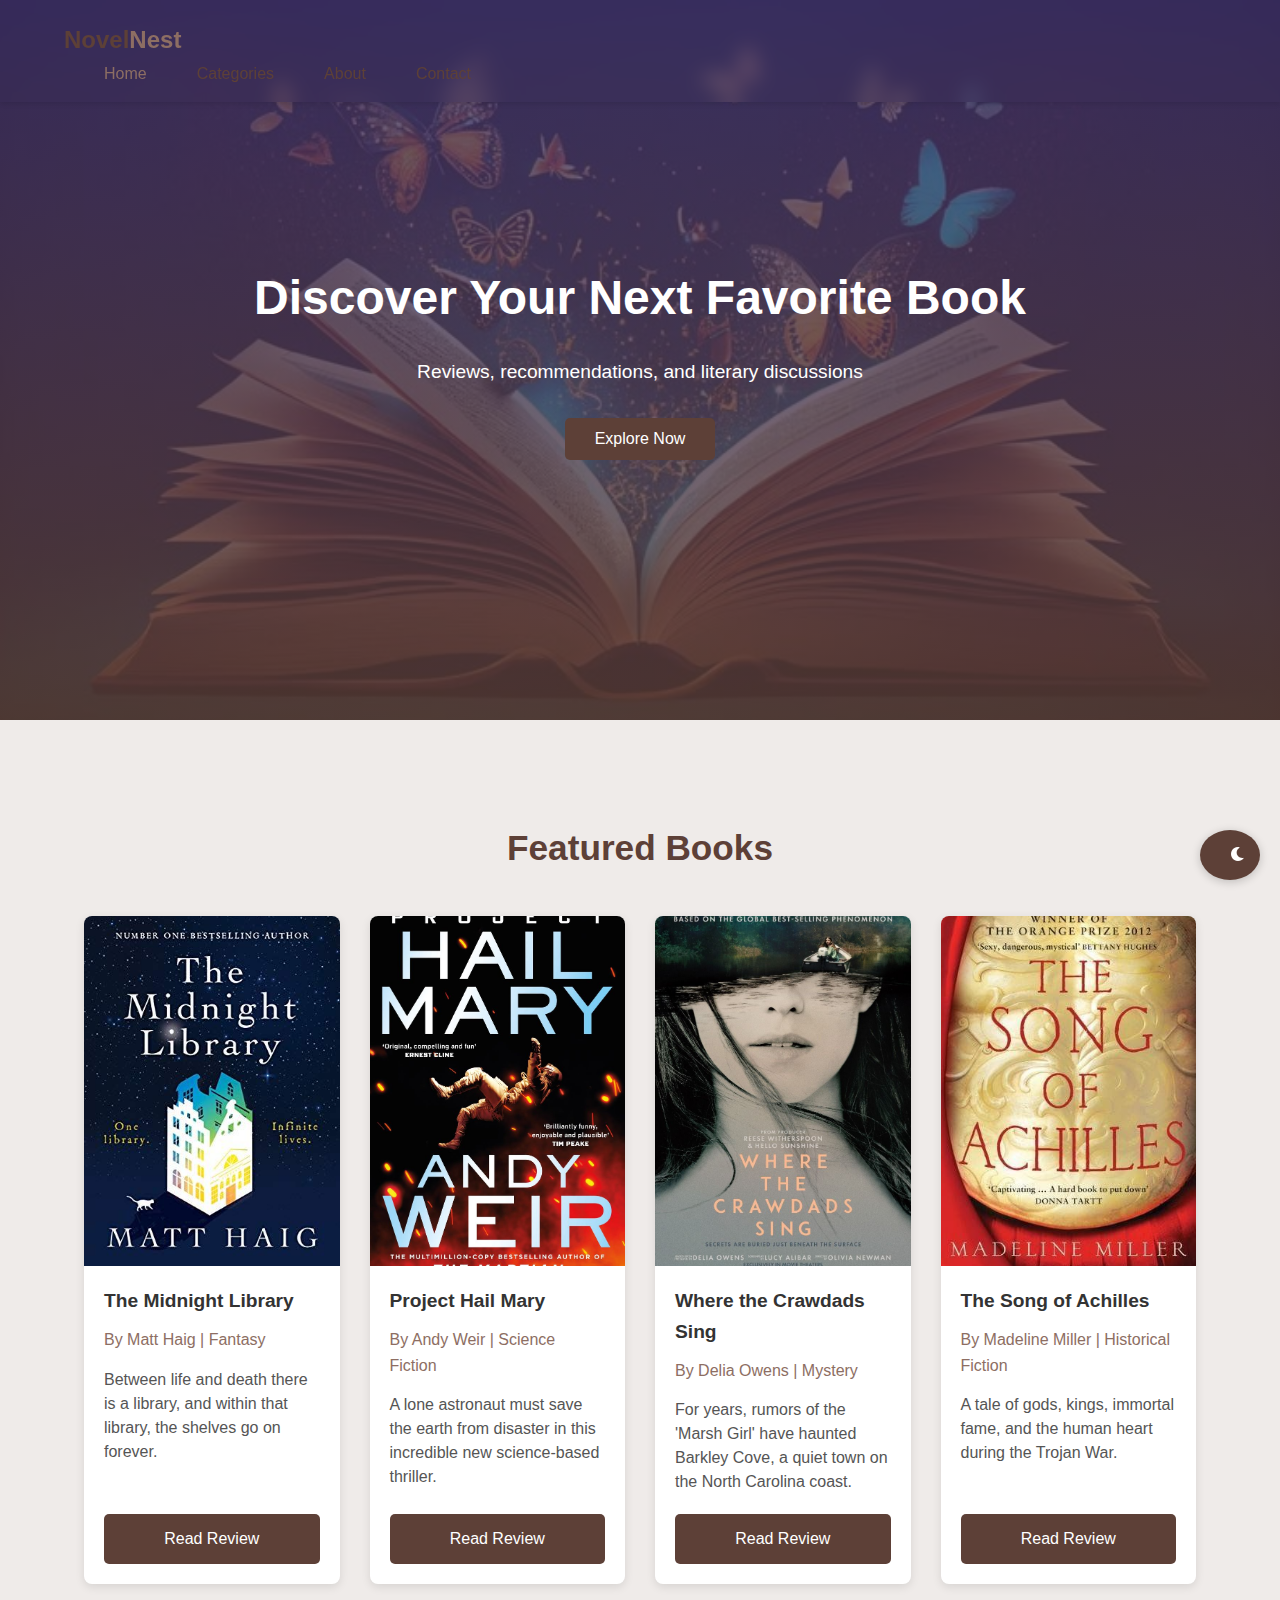
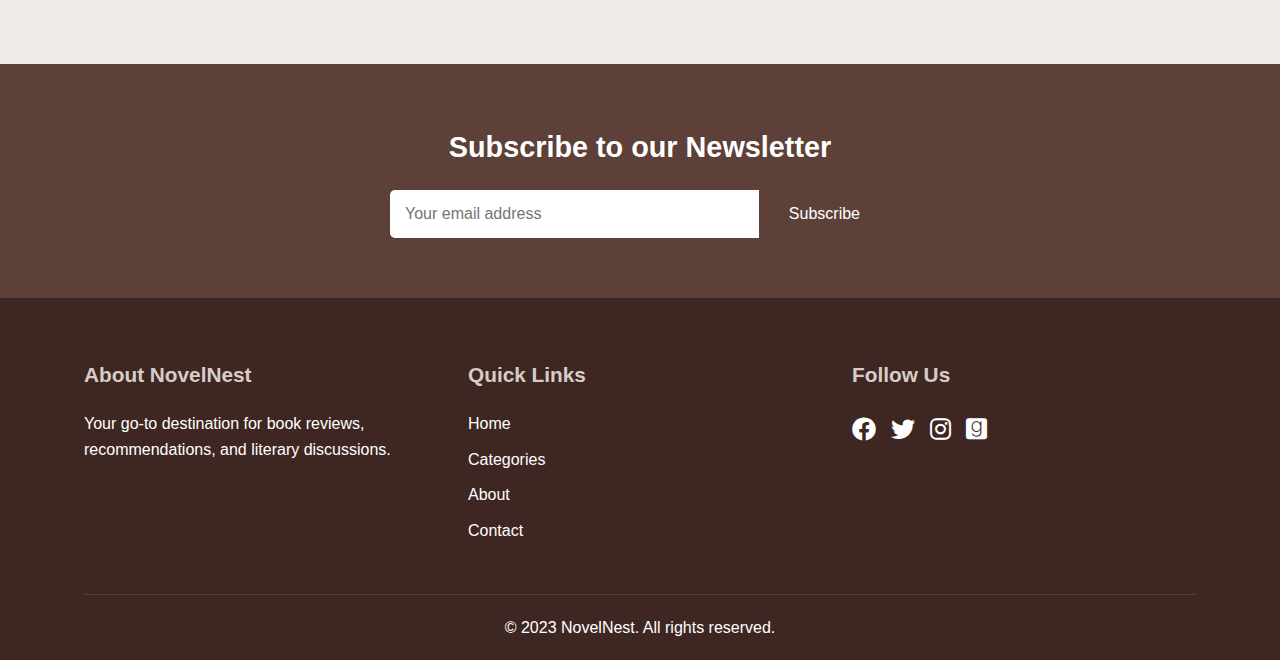
<file: index.html>
<!DOCTYPE html>
<html lang="en">
<head>
    <meta charset="UTF-8">
    <meta name="viewport" content="width=device-width, initial-scale=1.0">
    <title>NovelNest - Your Book Haven</title>
    <link rel="stylesheet" href="styles.css">
    <link rel="stylesheet" href="https://cdnjs.cloudflare.com/ajax/libs/font-awesome/6.0.0-beta3/css/all.min.css">
</head>
<body>
<header>
    <div class="container">
        <a href="index.html" class="logo">  
            <h1>Novel<span>Nest</span></h1>
        </a>
        <nav>
            <ul>
                <li><a href="index.html" class="active">Home</a></li>
                <li><a href="categories.html">Categories</a></li>
                <li><a href="about.html">About</a></li>
                <li><a href="contact.html">Contact</a></li>
            </ul>
            <div class="hamburger">
                <span></span>
                <span></span>
                <span></span>
            </div>
        </nav>
    </div>
</header>

    <section class="hero" >
        <div class="container">
            <h2>Discover Your Next Favorite Book</h2>
            <p>Reviews, recommendations, and literary discussions</p>
            <button id="exploreBtn">Explore Now</button>
        </div>
    </section>

    <section class="featured">
        <div class="container">
            <h2>Featured Books</h2>
            <div class="book-grid" id="featuredBooks">               
            </div>
        </div>
    </section>

    <section class="newsletter">
        <div class="container">
            <h3>Subscribe to our Newsletter</h3>
            <form id="newsletterForm">
                <input type="email" placeholder="Your email address" required>
                <button type="submit">Subscribe</button>
            </form>
        </div>
    </section>

    <footer>
        <div class="container">
            <div class="footer-content">
                <div class="footer-section about">
                    <h3>About NovelNest</h3>
                    <p>Your go-to destination for book reviews, recommendations, and literary discussions.</p>
                </div>
                <div class="footer-section links">
                    <h3>Quick Links</h3>
                    <ul>
                        <li><a href="index.html">Home</a></li>
                        <li><a href="categories.html">Categories</a></li>
                        <li><a href="about.html">About</a></li>
                        <li><a href="contact.html">Contact</a></li>
                    </ul>
                </div>
                <div class="footer-section social">
                    <h3>Follow Us</h3>
                    <div class="social-icons">
                        <a href="#"><i class="fab fa-facebook"></i></a>
                        <a href="#"><i class="fab fa-twitter"></i></a>
                        <a href="#"><i class="fab fa-instagram"></i></a>
                        <a href="#"><i class="fab fa-goodreads"></i></a>
                    </div>
                </div>
            </div>
            <div class="footer-bottom">
                <p>&copy; 2023 NovelNest. All rights reserved.</p>
            </div>
        </div>
    </footer>

    <script src="script.js"></script>
    <script src="dark-mode.js"></script>
</body>
</html>
</file>
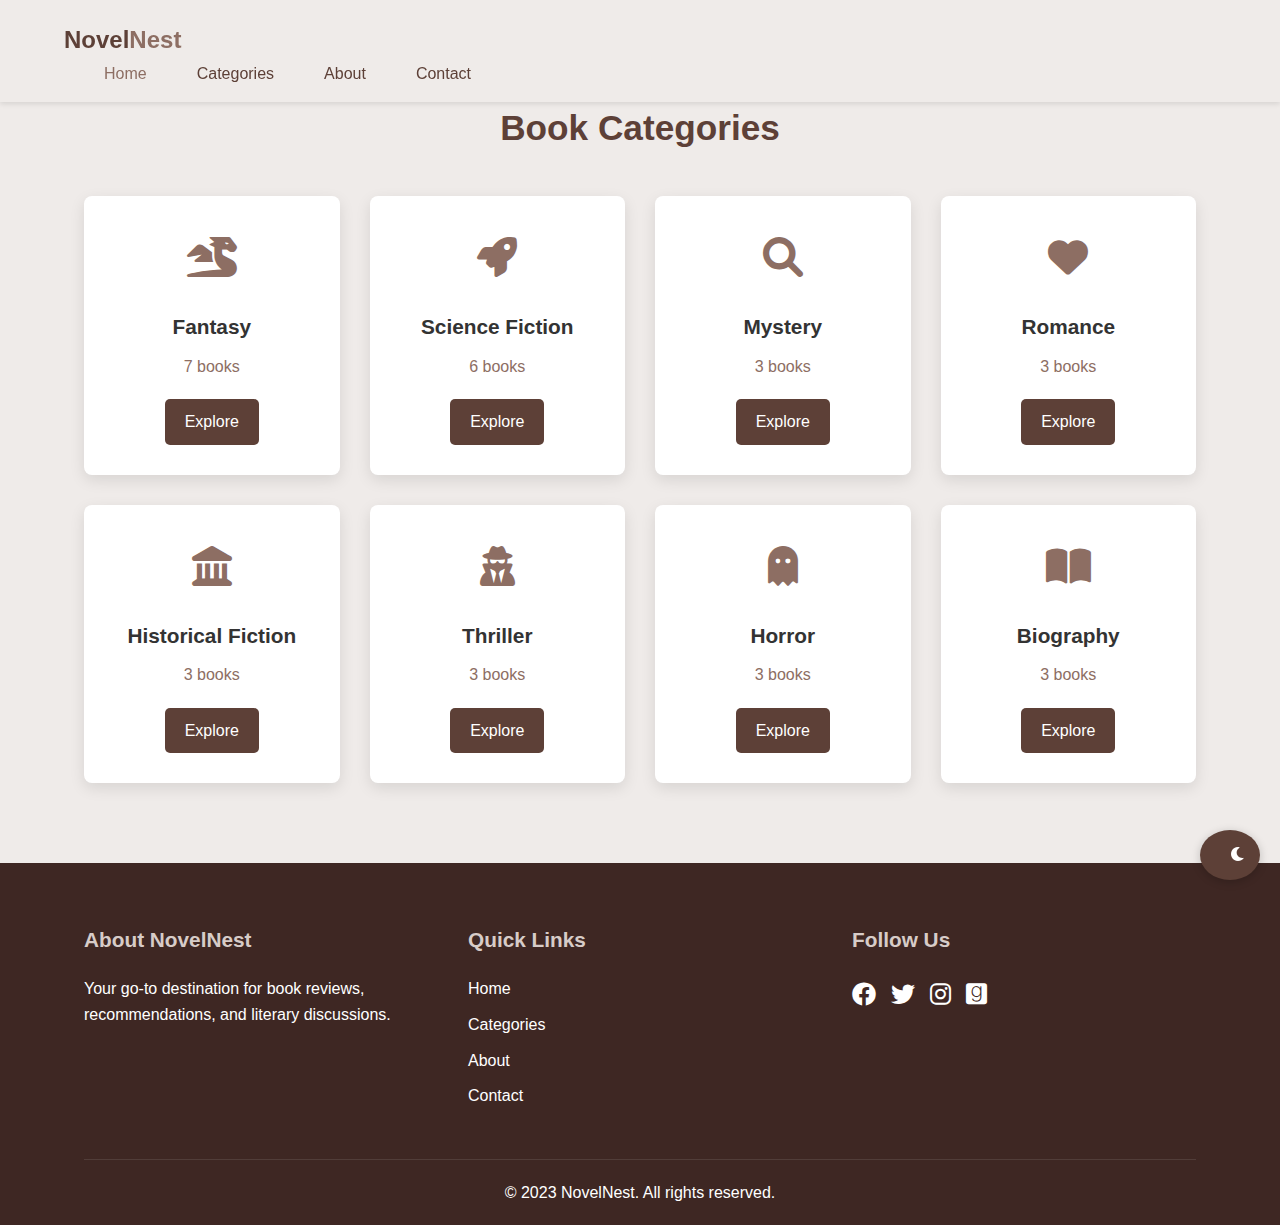
<file: categories.html>
<!DOCTYPE html>
<html lang="en">
<head>
    <meta charset="UTF-8">
    <meta name="viewport" content="width=device-width, initial-scale=1.0">
    <title>NovelNest - Your Book Haven</title>
    <link rel="stylesheet" href="styles.css">
    <link rel="stylesheet" href="https://cdnjs.cloudflare.com/ajax/libs/font-awesome/6.0.0-beta3/css/all.min.css">
</head>
<body>
    <header>
    <div class="container">
        <a href="index.html" class="logo">  
            <h1>Novel<span>Nest</span></h1>
        </a>
        <nav>
            <ul>
                <li><a href="index.html" class="active">Home</a></li>
                <li><a href="categories.html">Categories</a></li>
                <li><a href="about.html">About</a></li>
                <li><a href="contact.html">Contact</a></li>
            </ul>
            <div class="hamburger">
                <span></span>
                <span></span>
                <span></span>
            </div>
        </nav>
    </div>
</header>

    <section class="categories">
        <div class="container">
            <h2>Book Categories</h2>
            <div class="category-grid" id="categoryGrid">
            </div>
        </div>
    </section>

    <footer>
        <div class="container">
            <div class="footer-content">
                <div class="footer-section about">
                    <h3>About NovelNest</h3>
                    <p>Your go-to destination for book reviews, recommendations, and literary discussions.</p>
                </div>
                <div class="footer-section links">
                    <h3>Quick Links</h3>
                    <ul>
                        <li><a href="index.html">Home</a></li>
                        <li><a href="categories.html">Categories</a></li>
                        <li><a href="about.html">About</a></li>
                        <li><a href="contact.html">Contact</a></li>
                    </ul>
                </div>
                <div class="footer-section social">
                    <h3>Follow Us</h3>
                    <div class="social-icons">
                        <a href="#"><i class="fab fa-facebook"></i></a>
                        <a href="#"><i class="fab fa-twitter"></i></a>
                        <a href="#"><i class="fab fa-instagram"></i></a>
                        <a href="#"><i class="fab fa-goodreads"></i></a>
                    </div>
                </div>
            </div>
            <div class="footer-bottom">
                <p>&copy; 2023 NovelNest. All rights reserved.</p>
            </div>
        </div>
    </footer>

    <script src="script.js"></script>
    <script>
        // Load categories
        document.addEventListener('DOMContentLoaded', function() {
            const categories = [
                { name: "Fantasy", count: 7, icon: "fa-dragon", id: "fantasy" },
                { name: "Science Fiction", count: 6, icon: "fa-rocket", id: "sci-fi" },
                { name: "Mystery", count: 3, icon: "fa-search", id: "mystery" },
                { name: "Romance", count: 3, icon: "fa-heart", id: "romance" },
                { name: "Historical Fiction", count: 3, icon: "fa-landmark", id: "historical" },
                { name: "Thriller", count: 3, icon: "fa-user-secret", id: "thriller" },
                { name: "Horror", count: 3, icon: "fa-ghost", id: "horror" },
                { name: "Biography", count: 3, icon: "fa-book-open", id: "biography" }
            ];
    
            const categoryGrid = document.getElementById('categoryGrid');
            
            categories.forEach(category => {
                const categoryCard = document.createElement('div');
                categoryCard.className = 'category-card';
                categoryCard.innerHTML = `
                    <div class="category-icon">
                        <i class="fas ${category.icon}"></i>
                    </div>
                    <h3>${category.name}</h3>
                    <p>${category.count} books</p>
                    <a href="categorybooks.html?category=${category.id}" class="btn">Explore</a>
                `;
                categoryGrid.appendChild(categoryCard);
            });
    
            // Add mobile menu functionality
            const hamburger = document.querySelector('.hamburger');
            const navMenu = document.querySelector('nav ul');
    
            hamburger.addEventListener('click', function() {
                this.classList.toggle('active');
                navMenu.classList.toggle('active');
            });
    
            document.querySelectorAll('nav ul li a').forEach(link => {
                link.addEventListener('click', () => {
                    hamburger.classList.remove('active');
                    navMenu.classList.remove('active');
                });
            });
        });
    </script>
    <script src="dark-mode.js"></script>
</body>
</html>
</file>
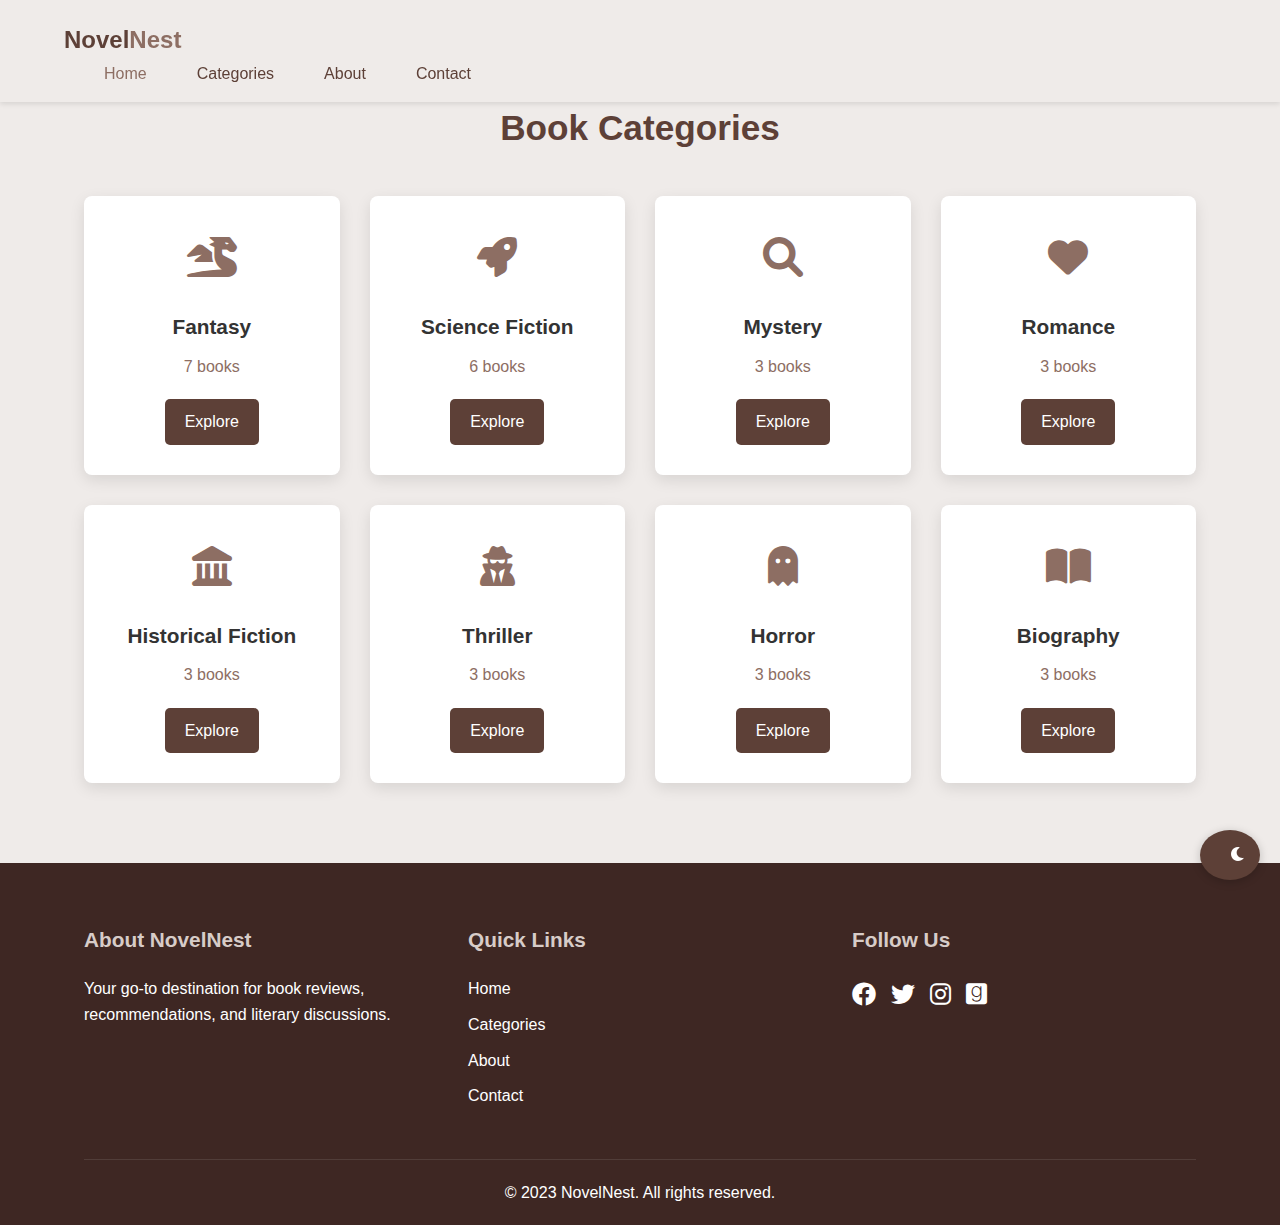
<file: categorybooks.html>
<!DOCTYPE html>
<html lang="en">
<head>
    <meta charset="UTF-8">
    <meta name="viewport" content="width=device-width, initial-scale=1.0">
    <title>NovelNest - Your Book Haven</title>
    <link rel="stylesheet" href="styles.css">
    <link rel="stylesheet" href="https://cdnjs.cloudflare.com/ajax/libs/font-awesome/6.0.0-beta3/css/all.min.css">
</head>
<body>
    <header>
    <div class="container">
        <a href="index.html" class="logo">  
            <h1>Novel<span>Nest</span></h1>
        </a>
        <nav>
            <ul>
                <li><a href="index.html" class="active">Home</a></li>
                <li><a href="categories.html">Categories</a></li>
                <li><a href="about.html">About</a></li>
                <li><a href="contact.html">Contact</a></li>
            </ul>
            <div class="hamburger">
                <span></span>
                <span></span>
                <span></span>
            </div>
        </nav>
    </div>
</header>

    <section class="category-books">
        <div class="container">
            <h2 id="category-title">Category Books</h2>
            <div class="category-quote" id="categoryQuote">
                <blockquote>
                    <p id="quote-text">Default quote about books</p>
                    <footer id="quote-author">— NovelNest Team</footer>
                </blockquote>
            </div>
    
            <div class="books-grid" id="booksGrid">
            </div>
        </div>
    </section>

    <footer>
        <div class="container">
            <div class="footer-content">
                <div class="footer-section about">
                    <h3>About NovelNest</h3>
                    <p>Your go-to destination for book reviews, recommendations, and literary discussions.</p>
                </div>
                <div class="footer-section links">
                    <h3>Quick Links</h3>
                    <ul>
                        <li><a href="index.html">Home</a></li>
                        <li><a href="categories.html">Categories</a></li>
                        <li><a href="about.html">About</a></li>
                        <li><a href="contact.html">Contact</a></li>
                    </ul>
                </div>
                <div class="footer-section social">
                    <h3>Follow Us</h3>
                    <div class="social-icons">
                        <a href="#"><i class="fab fa-facebook"></i></a>
                        <a href="#"><i class="fab fa-twitter"></i></a>
                        <a href="#"><i class="fab fa-instagram"></i></a>
                        <a href="#"><i class="fab fa-goodreads"></i></a>
                    </div>
                </div>
            </div>
            <div class="footer-bottom">
                <p>&copy; 2023 NovelNest. All rights reserved.</p>
            </div>
        </div>
    </footer>

    <script src="categorybooks.js"></script>
    <script src="dark-mode.js"></script>
</body>
</html>
</file>
<file: styles.css>
/* Global Styles */
:root {
    --primary-color: #5d4037;
    --secondary-color: #8d6e63;
    --accent-color: #d7ccc8;
    --light-color: #efebe9;
    --dark-color: #3e2723;
    --text-color: #333;
    --white: #fff;
}

* {
    margin: 0;
    padding: 0;
    box-sizing: border-box;
}

body {
    font-family: 'Segoe UI', Tahoma, Geneva, Verdana, sans-serif;
    line-height: 1.6;
    color: var(--text-color);
    background-color: var(--light-color);
}

.container {
    width: 90%;
    max-width: 1200px;
    margin: 0 auto;
    padding: 0 20px;
}

a {
    text-decoration: none;
    color: var(--primary-color);
}

ul {
    list-style: none;
}

/* Header Styles */
header {
    background-color: var(--white);
    box-shadow: 0 2px 5px rgba(0, 0, 0, 0.1);
    position: fixed;
    width: 100%;
    z-index: 1000;
    padding: 5px 0;
    top: 0;
    left: 0;
    backdrop-filter: blur(10px);
    background-color: rgba(255, 255, 255, 0);
    will-change: background-color;
    margin: 0;
}

header .container {
    padding: 10px 0; /
}


.logo {
    font-size: 1.8rem;
    font-weight: 700;
    color: var(--primary-color);
}

.logo h1 {
    margin: 0;             
    display: inline-block;
    font-size: 1.5rem;
}

.logo span {
    color: var(--secondary-color);
}

.logo:hover {
  color: #ff6600; 
}

nav {
    display: flex;
    justify-content: space-between;
    align-items: center;
}

nav ul {
    display: flex;
}

nav ul li {
    margin-left: 30px;
}

nav ul li a {
    font-weight: 500;
    transition: color 0.3s;
    padding: 4px 10px;
}

nav ul li a:hover, nav ul li a.active {
    color: var(--secondary-color);
}

.hamburger {
    display: none;
    cursor: pointer;
}

.hamburger span {
    display: block;
    width: 25px;
    height: 3px;
    background-color: var(--primary-color);
    margin: 5px 0;
    transition: all 0.3s ease;
}

html {
    scroll-padding-top: 80px; 
}

/* Fallback for older browsers */
:target::before {
    content: "";
    display: block;
    height: 80px; 
    margin-top: -80px; 
    visibility: hidden;
}

/* Hero Section */
.hero {
    background: 
        linear-gradient(rgba(65, 51, 109, 0.8), rgba(93, 64, 55, 0.8)),
        url('Images/butterflies.jpeg') no-repeat center center/cover;
    height: 80vh;
    min-height: 400px;
    display: flex;
    align-items: center;
    justify-content: center;
    text-align: center;
    color: var(--white);
    padding: 0 20px; 
    position: relative;
    overflow: hidden; 
}

.hero h2 {
    font-size: 3rem;
    margin-bottom: 20px;
}

.hero p {
    font-size: 1.2rem;
    margin-bottom: 30px;
}

button, .btn {
    display: inline-block;
    background-color: var(--primary-color);
    color: var(--white);
    padding: 12px 30px;
    border: none;
    border-radius: 5px;
    cursor: pointer;
    font-size: 1rem;
    transition: background-color 0.3s;
}

button:hover, .btn:hover {
    background-color: var(--secondary-color);
}

/* Featured Books */
.featured {
    padding: 80px 0;
}

.featured h2 {
    text-align: center;
    margin-bottom: 40px;
    font-size: 2.2rem;
    color: var(--primary-color);
}

.book-grid {
    display: grid;
    grid-template-columns: repeat(auto-fill, minmax(250px, 1fr));
    gap: 30px;
}

.book-card {
    background-color: var(--white);
    border-radius: 8px;
    overflow: hidden;
    box-shadow: 0 5px 15px rgba(0, 0, 0, 0.1);
    transition: transform 0.3s;
}

.book-card:hover {
    transform: translateY(-10px);
}

.book-img {
    height: 350px;
    overflow: hidden;
}

.book-img img {
    width: 100%;
    height: 100%;
    object-fit: cover;
    transition: transform 0.5s;
}

.book-card:hover .book-img img {
    transform: scale(1.05);
}

.book-info {
    padding: 20px;
}

.book-info h3 {
    margin-bottom: 10px;
    font-size: 1.2rem;
}

.book-info p {
    color: var(--secondary-color);
    margin-bottom: 15px;
}

.book-info .btn {
    width: 100%;
    text-align: center;
}

/* Newsletter */
.newsletter {
    background-color: var(--primary-color);
    color: var(--white);
    padding: 60px 0;
    text-align: center;
}

.newsletter h3 {
    font-size: 1.8rem;
    margin-bottom: 20px;
}

.newsletter form {
    display: flex;
    max-width: 500px;
    margin: 0 auto;
}

.newsletter input {
    flex: 1;
    padding: 15px;
    border: none;
    border-radius: 5px 0 0 5px;
    font-size: 1rem;
}

.newsletter button {
    border-radius: 0 5px 5px 0;
}

/* Footer */
footer {
    background-color: var(--dark-color);
    color: var(--white);
    padding: 60px 0 0;
}

.footer-content {
    display: grid;
    grid-template-columns: repeat(auto-fit, minmax(250px, 1fr));
    gap: 40px;
    margin-bottom: 40px;
}

.footer-section h3 {
    font-size: 1.3rem;
    margin-bottom: 20px;
    color: var(--accent-color);
}

.footer-section.about p {
    margin-bottom: 20px;
}

.footer-section.links ul li {
    margin-bottom: 10px;
}

.footer-section.links ul li a {
    color: var(--white);
    transition: color 0.3s;
}

.footer-section.links ul li a:hover {
    color: var(--accent-color);
}

.social-icons {
    display: flex;
    gap: 15px;
}

.social-icons a {
    color: var(--white);
    font-size: 1.5rem;
    transition: color 0.3s;
}

.social-icons a:hover {
    color: var(--accent-color);
}

.footer-bottom {
    text-align: center;
    padding: 20px 0;
    border-top: 1px solid rgba(255, 255, 255, 0.1);
}

/* Responsive Design */
@media (max-width: 768px) {
    .hamburger {
        display: block;
    }

    nav ul {
        position: fixed;
        top: 80px;
        left: -100%;
        width: 100%;
        height: calc(100vh - 80px);
        background-color: var(--white);
        flex-direction: column;
        align-items: center;
        padding-top: 40px;
        transition: left 0.3s;
    }

    nav ul.active {
        left: 0;
    }

    nav ul li {
        margin: 15px 0;
    }

    .hero h2 {
        font-size: 2.2rem;
    }

    .hamburger.active span:nth-child(1) {
        transform: rotate(45deg) translate(5px, 5px);
    }

    .hamburger.active span:nth-child(2) {
        opacity: 0;
    }

    .hamburger.active span:nth-child(3) {
        transform: rotate(-45deg) translate(7px, -6px);
    }
}

@media (max-width: 480px) {
    .hero h2 {
        font-size: 1.8rem;
    }

    .hero p {
        font-size: 1rem;
    }

    .newsletter form {
        flex-direction: column;
    }

    .newsletter input {
        border-radius: 5px;
        margin-bottom: 10px;
    }

    .newsletter button {
        border-radius: 5px;
        width: 100%;
    }
}

/* Categories Page */
.categories {
    padding: 100px 0 80px;
    position: relative; 
    z-index: 1; 
}

.category-content {
    padding-top: 80px; /* Matches header height */
    margin-top: -80px; /* Pulls content up to compensate */
}

.categories h2 {
    text-align: center;
    margin-bottom: 40px;
    font-size: 2.2rem;
    color: var(--primary-color);
}

.category-grid {
    display: grid;
    grid-template-columns: repeat(auto-fill, minmax(250px, 1fr));
    gap: 30px;
}

.category-card {
    background-color: var(--white);
    border-radius: 8px;
    padding: 30px;
    text-align: center;
    box-shadow: 0 5px 15px rgba(0, 0, 0, 0.1);
    transition: transform 0.3s;
}

.category-card:hover {
    transform: translateY(-10px);
}

.category-icon {
    font-size: 2.5rem;
    color: var(--secondary-color);
    margin-bottom: 20px;
}

.category-card h3 {
    margin-bottom: 10px;
    font-size: 1.3rem;
}

.category-card p {
    color: var(--secondary-color);
    margin-bottom: 20px;
}

.category-card .btn {
    display: inline-block;
    width: auto;
    padding: 10px 20px;
}

/* About Page Styles */
.about-section {
    padding: 100px 0;
}

.about-content {
    display: flex;
    gap: 50px;
    align-items: center;
    margin-bottom: 60px;
}

.about-text {
    flex: 1;
}

.about-image {
    flex: 1;
}

.about-image img {
    width: 100%;
    border-radius: 8px;
    box-shadow: 0 5px 15px rgba(0, 0, 0, 0.1);
}

.stats {
    display: flex;
    justify-content: space-between;
    margin-top: 30px;
}

.stat-item {
    text-align: center;
}

.stat-item .number {
    display: block;
    font-size: 2rem;
    font-weight: bold;
    color: var(--primary-color);
}

.stat-item .label {
    font-size: 0.9rem;
    color: var(--secondary-color);
}

.team-section {
    margin-top: 60px;
}

.team-section h2 {
    text-align: center;
    margin-bottom: 40px;
    font-size: 2.2rem;
    color: var(--primary-color);
}

.team-grid {
    display: grid;
    grid-template-columns: repeat(auto-fill, minmax(300px, 1fr));
    gap: 30px;
}

.team-member {
    background-color: var(--white);
    padding: 30px;
    border-radius: 8px;
    text-align: center;
    box-shadow: 0 5px 15px rgba(0, 0, 0, 0.1);
}

.team-member img {
    width: 150px;
    height: 150px;
    border-radius: 50%;
    object-fit: cover;
    margin-bottom: 20px;
    border: 5px solid var(--accent-color);
}

.team-member h3 {
    margin-bottom: 5px;
}

.team-member .position {
    color: var(--secondary-color);
    font-weight: 500;
    margin-bottom: 15px;
}

.team-member .bio {
    font-size: 0.9rem;
}

/* Contact Page Styles */
.contact-section {
    padding: 100px 0 60px;
}

.contact-section h2 {
    text-align: center;
    margin-bottom: 40px;
    font-size: 2.2rem;
    color: var(--primary-color);
}

.contact-container {
    display: flex;
    gap: 50px;
}

.contact-info, .contact-form {
    flex: 1;
}

.contact-info {
    padding-right: 30px;
}

.contact-info h3, .contact-form h3 {
    margin-bottom: 20px;
    font-size: 1.5rem;
}

.info-item {
    display: flex;
    align-items: center;
    margin-bottom: 20px;
}

.info-item i {
    font-size: 1.2rem;
    color: var(--primary-color);
    margin-right: 15px;
    width: 25px;
    text-align: center;
}

.contact-hours {
    margin-top: 40px;
    padding-top: 20px;
    border-top: 1px solid var(--accent-color);
}

.contact-hours h4 {
    margin-bottom: 15px;
    font-size: 1.2rem;
}

.form-group {
    margin-bottom: 20px;
}

.form-group label {
    display: block;
    margin-bottom: 8px;
    font-weight: 500;
}

.form-group input,
.form-group select,
.form-group textarea {
    width: 100%;
    padding: 12px;
    border: 1px solid #ddd;
    border-radius: 5px;
    font-family: inherit;
    font-size: 1rem;
}

.form-group textarea {
    resize: vertical;
}

.map-section {
    padding: 40px 0 80px;
}

.map-section h3 {
    text-align: center;
    margin-bottom: 30px;
    font-size: 1.8rem;
    color: var(--primary-color);
}

.map-container {
    border-radius: 8px;
    overflow: hidden;
    box-shadow: 0 5px 15px rgba(0, 0, 0, 0.1);
}

/* Responsive Adjustments */
@media (max-width: 768px) {
    .about-content {
        flex-direction: column;
    }
    
    .contact-container {
        flex-direction: column;
    }
    
    .contact-info {
        padding-right: 0;
        margin-bottom: 40px;
    }
    
    .team-grid {
        grid-template-columns: 1fr;
    }
}

/* Category Books Grid Layout */
.books-grid {
    display: grid;
    grid-template-columns: repeat(auto-fill, minmax(300px, 1fr));
    gap: 30px;
    margin-top: 30px;
    padding-top: 20px; 
}

.book-card {
    display: flex;
    flex-direction: column;
    background: white;
    border-radius: 8px;
    overflow: hidden;
    box-shadow: 0 3px 10px rgba(0,0,0,0.1);
    transition: all 0.3s ease;
    height: 100%;
}

.book-card:hover {
    transform: translateY(-5px);
    box-shadow: 0 5px 15px rgba(0,0,0,0.2);
}

.book-cover {
    height: 250px;
    overflow: hidden;
    position: relative;
}

.book-cover img {
    width: 100%;
    height: 100%;
    object-fit: cover;
    transition: transform 0.5s ease;
}

.book-card:hover .book-cover img {
    transform: scale(1.1);
}

.book-info {
    padding: 20px;
    flex: 1;
    display: flex;
    flex-direction: column;
}

.book-info h3 {
    margin-bottom: 10px;
    color: #333;
}

.book-info .author {
    color: #666;
    font-style: italic;
    margin-bottom: 15px;
}

.book-info .description {
    color: #555;
    margin-bottom: 20px;
    line-height: 1.5;
    flex-grow: 1;
}

.reactions {
    display: flex;
    gap: 15px;
    margin-top: auto;
}

.like-btn, .dislike-btn {
    display: flex;
    align-items: center;
    gap: 8px;
    padding: 8px 15px;
    border: none;
    border-radius: 20px;
    cursor: pointer;
    font-size: 0.9rem;
    transition: all 0.2s ease;
}

.like-btn {
    background: rgba(46, 125, 50, 0.1);
    color: #2e7d32;
}

.dislike-btn {
    background: rgba(198, 40, 40, 0.1);
    color: #c62828;
}

.like-btn:hover {
    background: rgba(46, 125, 50, 0.2);
}

.dislike-btn:hover {
    background: rgba(198, 40, 40, 0.2);
}

.like-btn.active {
    background: rgba(46, 125, 50, 0.3) !important;
    color: #2e7d32 !important;
}

.dislike-btn.active {
    background: rgba(198, 40, 40, 0.3) !important;
    color: #c62828 !important;
}

.like-btn.active i,
.dislike-btn.active i {
    font-weight: 900;
}

/* Responsive adjustments */
@media (max-width: 1024px) {
    .books-grid {
        grid-template-columns: repeat(auto-fill, minmax(250px, 1fr));
    }
}

@media (max-width: 768px) {
    .books-grid {
        grid-template-columns: 1fr;
    }
    
    .book-cover {
        height: 300px;
    }
}

@media (max-width: 480px) {
    .book-cover {
        height: 200px;
    }
    
    .book-info {
        padding: 15px;
    }
    
    .reactions {
        flex-direction: column;
        gap: 10px;
    }
    
    .like-btn, .dislike-btn {
        justify-content: center;
    }
}

/* Category Quote Styles */
.category-quote {
    margin: 30px 0;
    padding: 20px;
    background-color: var(--light-color);
    border-left: 4px solid var(--primary-color);
    border-radius: 0 8px 8px 0;
}

.category-quote blockquote {
    margin: 0;
    font-style: italic;
    color: var(--dark-color);
    line-height: 1.6;
}

.category-quote footer {
    margin-top: 10px;
    font-style: normal;
    font-weight: 500;
    color: var(--secondary-color);
}

.categories, 
.about-section, 
.contact-section, 
.featured, 
.category-books,
.bookReviewContent,
.map-section {
    padding: 100px 0 80px;
}

#category-books-section {
    padding-top: 100px;
    margin-top: -80px; 
}

a:focus, button:focus, input:focus, textarea:focus {
    outline: 2px dashed var(--accent-color);
    outline-offset: 4px;
}
</file>
